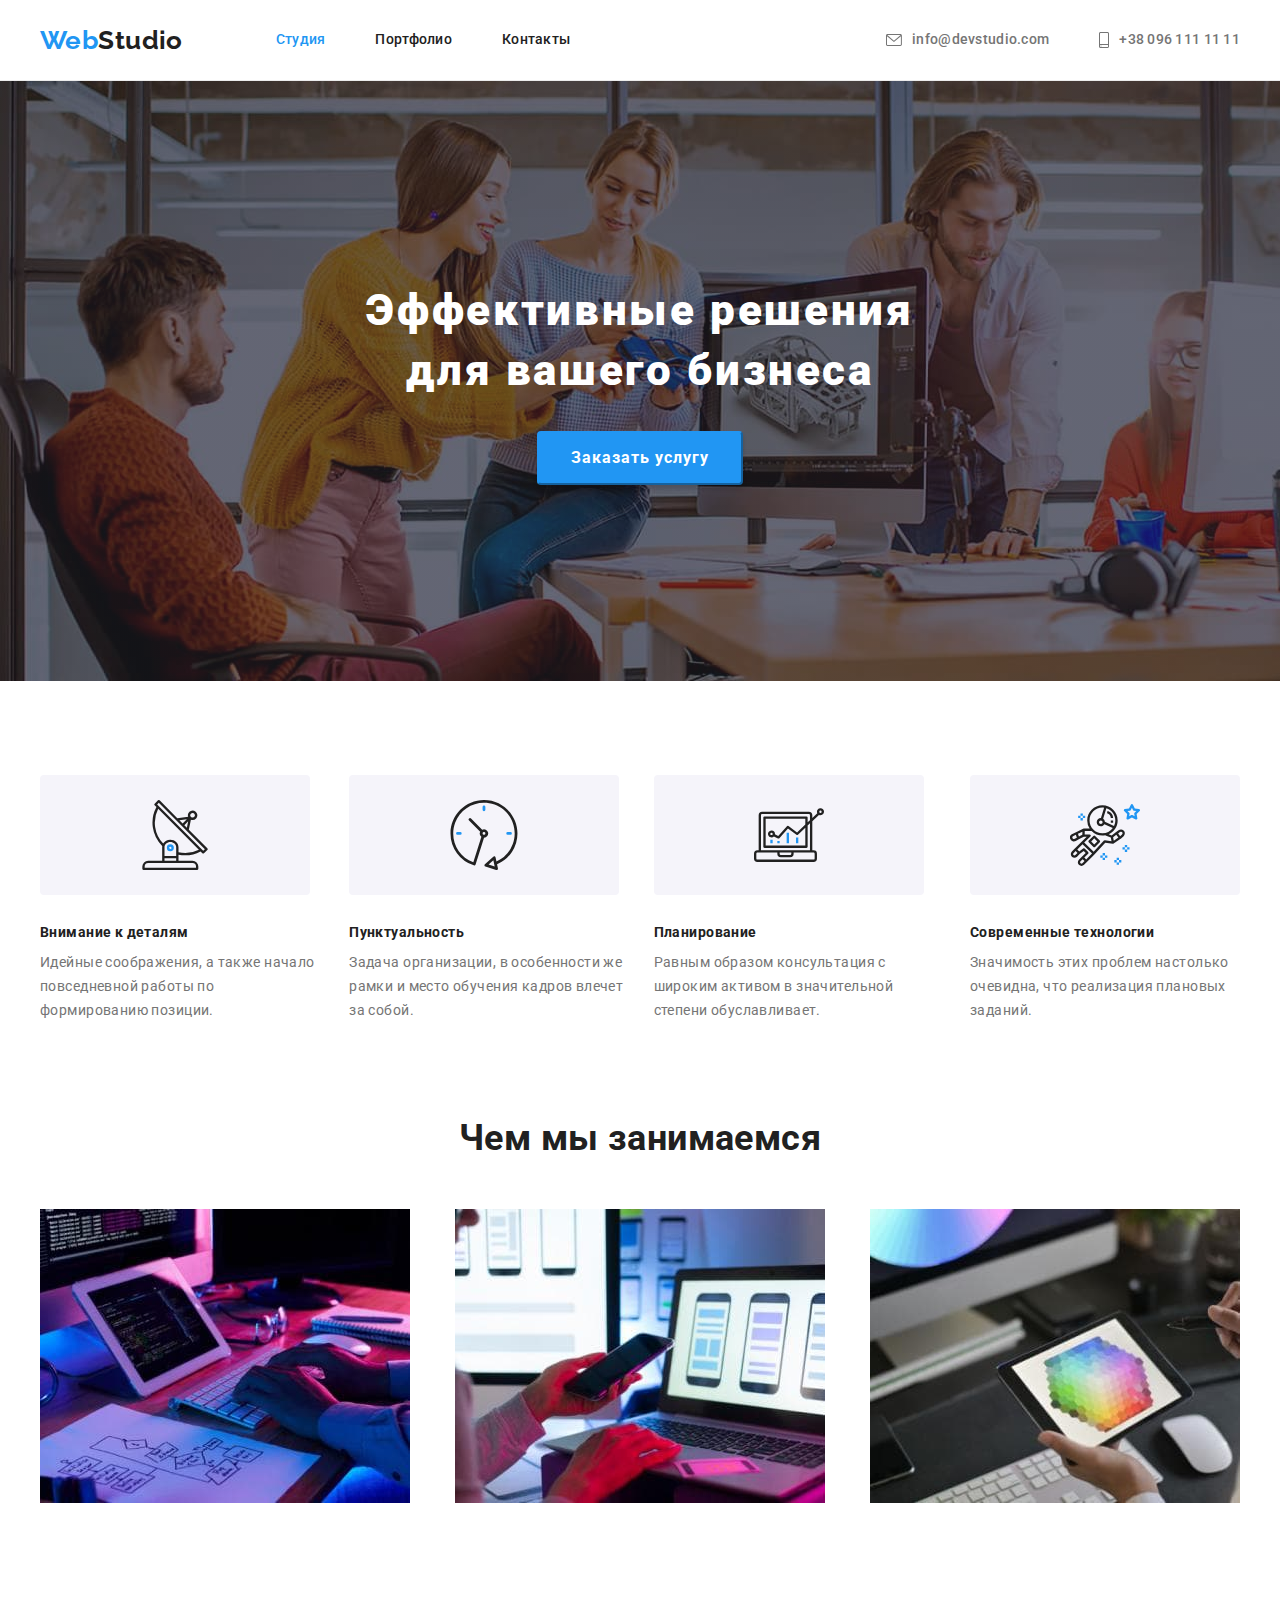
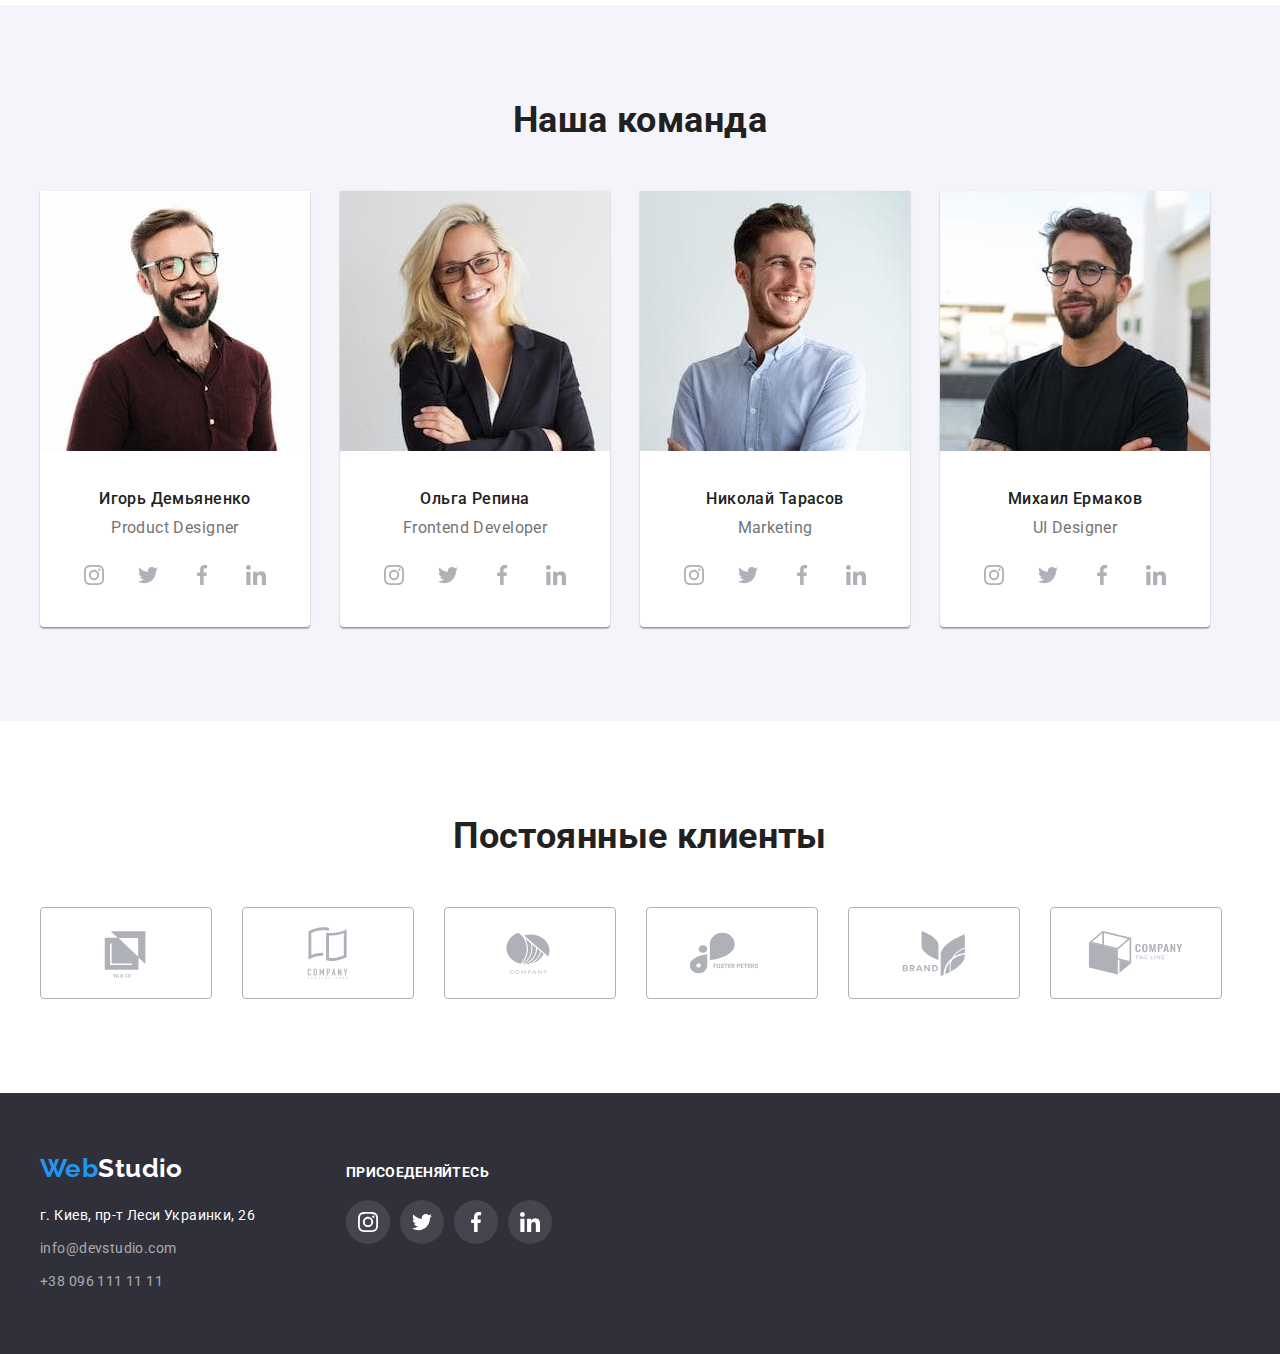
<file: index.html>
<!DOCTYPE html>
<html lang="ru">
<head>
    <meta charset="UTF-8">
    <meta http-equiv="X-UA-Compatible" content="IE=edge">
    <meta name="viewport" content="width=device-width, initial-scale=1.0">
    <title>Студия</title>
    <link rel="preconnect" href="https://fonts.googleapis.com">
    <link rel="preconnect" href="https://fonts.gstatic.com" crossorigin>
    <link href="https://fonts.googleapis.com/css2?family=Raleway:wght@700&family=Roboto:wght@400;500;700;900&display=swap"
    rel="stylesheet">
    <link rel="stylesheet" href="https://cdnjs.cloudflare.com/ajax/libs/modern-normalize/1.1.0/modern-normalize.min.css">
    <link rel="stylesheet" href="./css/styles.css">

</head>
<body>
    
    <header class="header">
        <div class="container header-container">
        <nav class="site-nav-box">
            <a href="./index.html" class="link logo"><span class="logo-color">Web</span>Studio</a>
            <ul class="site-nav list">
                <li class="site-nav-item"><a href="./index.html" class="site-nav-link link curent">Студия</a></li>
                <li class="site-nav-item"><a href="./portfolio.html" class="site-nav-link link">Портфолио</a></li>
                <li class="site-nav-item"><a href="#" class="site-nav-link link">Контакты</a></li>
            </ul>
        </nav>
        <ul class="contacts list">
            <li class="contacts-item"><a href="mailto:info@devstudio.com" class="link contacts-link">
                <svg class="contact-icon" width=16 height=12>
                    <use href="./images/symbol-defs.svg#mail"></use>
                </svg>
                info@devstudio.com</a></li>
            <li class="contacts-item"><a href="tel:+380961111111" class="link contacts-link">
                    <svg class="contact-icon" width=10 height=16>
                        <use href="./images/symbol-defs.svg#phone"></use>
                    </svg>
                +38 096 111 11 11</a></li>
        </ul>
        </div>

    </header>

    <main>
        <!--баннер-->
        <section class="hero-section section">
            <div class="container">
                <h1 class="hero-title title">Эффективные решения <br> для вашего бизнеса</h1>
                <button type="button" class="hero-button button">Заказать услугу</button>
            </div>
        </section>

        
        <!--особенности-->
        <section class="section">
            <div class="container">
                <!-- <h2 class="section-title hidden-title">Особенности</h2> -->
                <ul class="features list">
                    <li class="features-item">
                        <div class="features-box">
                            <svg class="features_box-icon" width=70 height="70">
                               <use href="./images/symbol-defs.svg#antenna"></use> 
                            </svg>
                        </div>
                        <h3 class="features-title title">Внимание к деталям</h3>
                        <p>Идейные соображения, а также начало повседневной работы по формированию позиции.</p>
                    </li>
                    <li class="features-item">
                        <div class="features-box">
                            <svg class="features_box-icon" width=70 height="70">
                                <use href="./images/symbol-defs.svg#clock"></use>
                            </svg>
                        </div>
                        <h3 class="features-title title">Пунктуальность</h3>
                        <p>Задача организации, в особенности же рамки и место обучения кадров влечет за собой.</p>
                    </li>
                    <li class="features-item">
                        <div class="features-box">
                            <svg class="features_box-icon" width=70 height="70">
                                <use href="./images/symbol-defs.svg#diagram"></use>
                            </svg>
                        </div>
                        <h3 class="features-title title">Планирование</h3>
                        <p>Равным образом консультация с широким активом в значительной степени обуславливает.</p>
                    </li>
                    <li class="features-item">
                        <div class="features-box">
                            <svg class="features_box-icon" width=70 height="70">
                                <use href="./images/symbol-defs.svg#astronaut"></use>
                            </svg>
                        </div>
                        <h3 class="features-title title">Современные технологии</h3>
                        <p>Значимость этих проблем настолько очевидна, что реализация плановых заданий.</p>
                    </li>
                </ul>
            </div>

        </section>

        <!--Чем мы занимаемся-->
        <section class="section our_works-section">
            <div class="container">
                <h2 class="section-title title">Чем мы занимаемся</h2>
                <ul class="our-works list">
                    <li class="our-works-item"><img src="./images/web_development.jpg" width="370" height="294" alt="разработка сайтов">
                    </li>
                    <li class="our-works-item"><img src="./images/mob_app_development.jpg" width="370" height="294"
                            alt="разработка мобильных приложений"></li>
                    <li class="our-works-item"><img src="./images/web_design.jpg" width="370" height="294" alt="веб дизайн"></li>
                </ul>
            </div>

        </section>
        <!--Наша команда-->
        <section class="section team-section">
            <div class="container">
                <h2 class="section-title title">Наша команда</h2>
                <ul class="team-list list">
                    <li class="team-list-item">
                        <img src="./images/igor.jpg" width="270" height="260" alt="Фото Игоря Демьяненко">
                        <div class="team-item-box">
                            <h3 class="team-list-title title">Игорь Демьяненко</h3>
                            <p class="team-list-description">Product Designer</p>
                            <ul class="social-list list">
                            <li class="social-item">
                                <a href="#" class="social-link link">
                                    <svg class="social-icon" width=20 height="20">
                                        <use  href="./images/symbol-defs.svg#instagram"></use>
                                    </svg>
                                </a>
                            </li>
                            <li class="social-item">
                                <a href="#" class="social-link">
                                    <svg class="social-icon" width=20 height="20">
                                        <use href="./images/symbol-defs.svg#twitter"></use>
                                    </svg>
                                </a>
                            </li>
                            <li class="social-item">
                                <a href="#" class="social-link">
                                    <svg class="social-icon" width=20 height="20">
                                        <use href="./images/symbol-defs.svg#facebook"></use>
                                    </svg>
                                </a>
                            </li>
                            <li class="social-item">
                                <a href="#" class="social-link">
                                    <svg class="social-icon" width=20 height="20">
                                        <use href="./images/symbol-defs.svg#linkedin"></use>
                                    </svg>
                                </a>
                            </li>
                        </ul>
                        </div>
                    </li>
                    <li class="team-list-item">
                        <img src="./images/olga.jpg" width="270" height="260" alt="Фото Ольги Репиной">
                        <div class="team-item-box">
                            <h3 class="team-list-title title">Ольга Репина</h3>
                            <p class="team-list-description">Frontend Developer</p>
                            <ul class="social-list list">
                                <li class="social-item">
                                    <a href="#" class="social-link link">
                                        <svg class="social-icon" width=20 height="20">
                                            <use href="./images/symbol-defs.svg#instagram"></use>
                                        </svg>
                                    </a>
                                </li>
                                <li class="social-item">
                                    <a href="#" class="social-link">
                                        <svg class="social-icon" width=20 height="20">
                                            <use href="./images/symbol-defs.svg#twitter"></use>
                                        </svg>
                                    </a>
                                </li>
                                <li class="social-item">
                                    <a href="#" class="social-link">
                                        <svg class="social-icon" width=20 height="20">
                                            <use href="./images/symbol-defs.svg#facebook"></use>
                                        </svg>
                                    </a>
                                </li>
                                <li class="social-item">
                                    <a href="#" class="social-link">
                                        <svg class="social-icon" width=20 height="20">
                                            <use href="./images/symbol-defs.svg#linkedin"></use>
                                        </svg>
                                    </a>
                                </li>
                            </ul>
                        </div>
                    </li>
                    <li class="team-list-item">
                        <img src="./images/nikolay.jpg" width="270" height="260" alt="Фото Николая Тарасова">
                        <div class="team-item-box">
                            <h3 class="team-list-title title">Николай Тарасов</h3>
                            <p class="team-list-description">Marketing</p>
                            <ul class="social-list list">
                                <li class="social-item">
                                    <a href="#" class="social-link link">
                                        <svg class="social-icon" width=20 height="20">
                                            <use href="./images/symbol-defs.svg#instagram"></use>
                                        </svg>
                                    </a>
                                </li>
                                <li class="social-item">
                                    <a href="#" class="social-link">
                                        <svg class="social-icon" width=20 height="20">
                                            <use href="./images/symbol-defs.svg#twitter"></use>
                                        </svg>
                                    </a>
                                </li>
                                <li class="social-item">
                                    <a href="#" class="social-link">
                                        <svg class="social-icon" width=20 height="20">
                                            <use href="./images/symbol-defs.svg#facebook"></use>
                                        </svg>
                                    </a>
                                </li>
                                <li class="social-item">
                                    <a href="#" class="social-link">
                                        <svg class="social-icon" width=20 height="20">
                                            <use href="./images/symbol-defs.svg#linkedin"></use>
                                        </svg>
                                    </a>
                                </li>
                            </ul>
                        </div>
                    </li>
                    <li class="team-list-item">
                        <img src="./images/michail.jpg" width="270" height="260" alt="Фото Михаила Ермакова">
                        <div class="team-item-box">
                            <h3 class="team-list-title title">Михаил Ермаков</h3>
                            <p class="team-list-description">UI Designer</p>
                            <ul class="social-list list">
                                <li class="social-item">
                                    <a href="#" class="social-link link">
                                        <svg class="social-icon" width=20 height="20">
                                            <use href="./images/symbol-defs.svg#instagram"></use>
                                        </svg>
                                    </a>
                                </li>
                                <li class="social-item">
                                    <a href="#" class="social-link">
                                        <svg class="social-icon" width=20 height="20">
                                            <use href="./images/symbol-defs.svg#twitter"></use>
                                        </svg>
                                    </a>
                                </li>
                                <li class="social-item">
                                    <a href="#" class="social-link">
                                        <svg class="social-icon" width=20 height="20">
                                            <use href="./images/symbol-defs.svg#facebook"></use>
                                        </svg>
                                    </a>
                                </li>
                                <li class="social-item">
                                    <a href="#" class="social-link">
                                        <svg class="social-icon" width=20 height="20">
                                            <use href="./images/symbol-defs.svg#linkedin"></use>
                                        </svg>
                                    </a>
                                </li>
                            </ul>
                        </div>
                    </li>
                </ul>
            </div>

        </section>
        <!--Постоянные клиенты-->
        <section class="section clients-section">
            <div class="container">
                <h2 class="section-title title">Постоянные клиенты</h2>
                <ul class="clients-list list">
                    <li class="client-item">
                        <a href="" class="client-link link">
                            <svg class="client-icon">
                                <use href="./images/symbol-defs.svg#client1" width=106 height="60">
                                </use>
                            </svg>
                        </a>
                    </li>
                    <li class="client-item">
                        <a href="" class="client-link link">
                            <svg class="client-icon">
                                <use href="./images/symbol-defs.svg#client2" width=106 height="60">
                                </use>
                            </svg>
                        </a>
                    </li>
                    <li class="client-item">
                        <a href="" class="client-link link">
                            <svg class="client-icon">
                                <use href="./images/symbol-defs.svg#client3" width=106 height="60">
                                </use>
                            </svg>
                        </a>
                    </li>
                    <li class="client-item">
                        <a href="" class="client-link link">
                            <svg class="client-icon">
                                <use href="./images/symbol-defs.svg#client4" width=106 height="60">
                                </use>
                            </svg>
                        </a>
                    </li>
                    <li class="client-item">
                        <a href="" class="client-link link">
                            <svg class="client-icon">
                                <use href="./images/symbol-defs.svg#client5" width=106 height="60">
                                </use>
                            </svg>
                        </a>
                    </li>
                    <li class="client-item">
                        <a href="" class="client-link link">
                            <svg class="client-icon">
                                <use href="./images/symbol-defs.svg#client6" width=106 height="60">
                                </use>
                            </svg>
                        </a>
                    </li>
                </ul>
            </div>
        </section>

    </main>

    <footer class="footer">
        <div class="container footer-container">
        <div class="adress-box">

            <a href="./index.html" class="link footer-logo logo"><span class="logo-color">Web</span>Studio</a>
            <address class="address">
                <ul class="address-list list">
                    <li>г. Киев, пр-т Леси Украинки, 26</li>
                    <li><a href="mailto:info@devstudio.com" class="link footer-contacts-link contacts-link">info@devstudio.com</a>
                    </li>
                    <li><a href="tel:+380961111111" class="link footer-contacts-link contacts-link">+38 096 111 11 11</a></li>
                </ul>
            </address>
        </div>
        <div class="join_us-box">
            <h2 class="join_us-title title">присоеденяйтесь</h2>
                        <ul class="social-list footer_social-list list">
                            <li class="social-item">
                                <a href="" class="social-link footer_social-link link">
                                    <svg class="social-icon" width=20 height="20">
                                        <use href="./images/symbol-defs.svg#instagram"></use>
                                    </svg>
                                </a>
                            </li>
                            <li class="social-item">
                                <a href="" class="social-link footer_social-link">
                                    <svg class="social-icon" width=20 height="20">
                                        <use href="./images/symbol-defs.svg#twitter"></use>
                                    </svg>
                                </a>
                            </li>
                            <li class="social-item">
                                <a href="" class="social-link footer_social-link">
                                    <svg class="social-icon" width=20 height="20">
                                        <use href="./images/symbol-defs.svg#facebook"></use>
                                    </svg>
                                </a>
                            </li>
                            <li class="social-item">
                                <a href="" class="social-link footer_social-link">
                                    <svg class="social-icon" width=20 height="20">
                                        <use href="./images/symbol-defs.svg#linkedin"></use>
                                    </svg>
                                </a>
                            </li>
                        </ul>
        </div>
        </div>

    </footer>

</body>
</html>
</file>
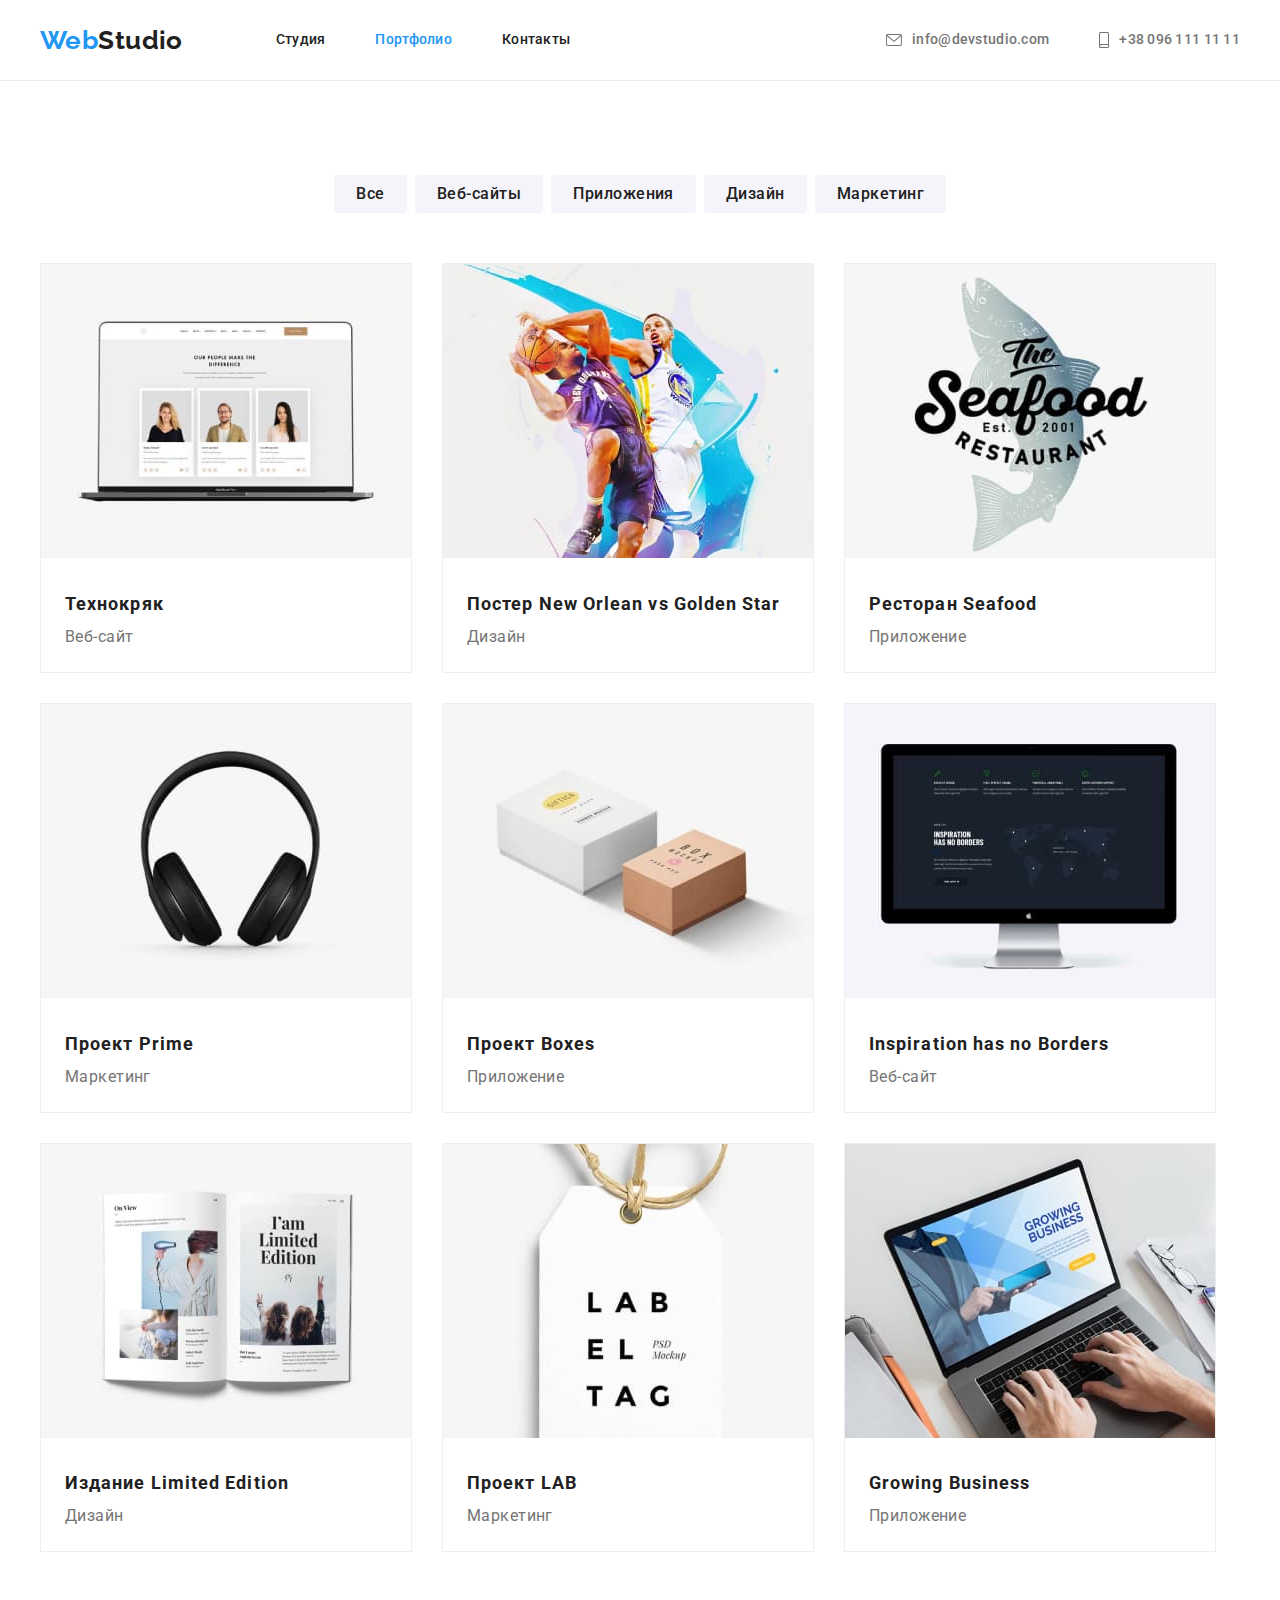
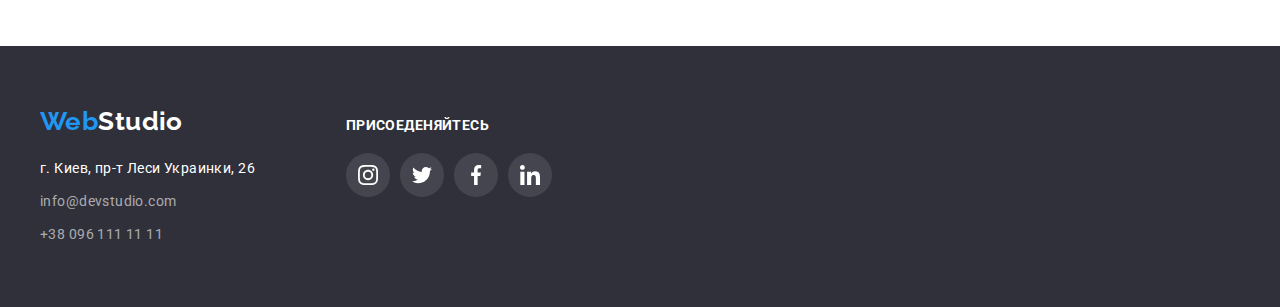
<file: portfolio.html>
<!DOCTYPE html>
<html lang="ru">
<head>
    <meta charset="UTF-8">
    <meta http-equiv="X-UA-Compatible" content="IE=edge">
    <meta name="viewport" content="width=device-width, initial-scale=1.0">
    <title>Портфолио</title>
    <link rel="preconnect" href="https://fonts.googleapis.com">
    <link rel="preconnect" href="https://fonts.gstatic.com" crossorigin>
    <link href="https://fonts.googleapis.com/css2?family=Raleway:wght@700&family=Roboto:wght@400;500;700;900&display=swap"
        rel="stylesheet">
    <link rel="stylesheet" href="https://cdnjs.cloudflare.com/ajax/libs/modern-normalize/1.1.0/modern-normalize.min.css">
    <link rel="stylesheet" href="./css/styles.css">

</head>
<body>


    <header class="header">
        <div class="container header-container">
            <nav class="site-nav-box">
                <a href="./index.html" class="link logo"><span class="logo-color">Web</span>Studio</a>
                <ul class="site-nav list">
                    <li class="site-nav-item"><a href="./index.html" class="site-nav-link link">Студия</a></li>
                    <li class="site-nav-item"><a href="./portfolio.html" class="site-nav-link link curent">Портфолио</a></li>
                    <li class="site-nav-item"><a href="#" class="site-nav-link link">Контакты</a></li>
                </ul>
            </nav>
        <ul class="contacts list">
            <li class="contacts-item"><a href="mailto:info@devstudio.com" class="link contacts-link">
                    <svg class="contact-icon" width=16 height=12>
                        <use href="./images/symbol-defs.svg#mail"></use>
                    </svg>
                    info@devstudio.com</a></li>
            <li class="contacts-item"><a href="tel:+380961111111" class="link contacts-link">
                    <svg class="contact-icon" width=10 height=16>
                        <use href="./images/symbol-defs.svg#phone"></use>
                    </svg>
                    +38 096 111 11 11</a></li>
        </ul>
        </div>
    
    </header>

    <main>
        <!-- <h1>Портфолио</h1> -->
        <section class="portfolio-section section">
            <div class="container portfolio-container">
            <ul class="portfolio_btn-list list">
                <li class="portfolio_btn-item"><button type="button" class="portfolio-button button">Все</button></li>
                <li class="portfolio_btn-item"><button type="button" class="portfolio-button button">Веб-сайты</button></li>
                <li class="portfolio_btn-item"><button type="button" class="portfolio-button button">Приложения</button></li>
                <li class="portfolio_btn-item"><button type="button" class="portfolio-button button">Дизайн</button></li>
                <li class="portfolio_btn-item"><button type="button" class="portfolio-button button">Маркетинг</button></li>
            </ul>
            <ul class="portfolio-list list">
                <li class="portfolio-item">
                    <a href="#" class="portfolio-link link">
                        <img src="./images/portfolio/technocrack.jpg" width="370" height="294" alt="Изображение сайта Технокряк">
                        <div class="portfolio-description-box">
                            <h2 class="portfolio-title title">Технокряк</h2>
                            <p class="portfolio-description">Веб-сайт</p>
                        </div>
                    </a>
                </li>
                <li class="portfolio-item">
                    <a href="#" class="portfolio-link link">
                        <img src="./images/portfolio/new_orlean.jpg" width="370" height="294"
                            alt="Изображение постера New Orlean vs Golden Star">
                        <div class="portfolio-description-box">
                            <h2 class="portfolio-title title">Постер New Orlean vs Golden Star</h2>
                            <p class="portfolio-description">Дизайн</p>
                        </div>
                    </a>
                </li>
                <li class="portfolio-item">
                    <a href="#" class="portfolio-link link">
                        <img src="./images/portfolio/seafood.jpg" width="370" height="294"
                            alt="Изображение логотипа ресторана Seafood">
                        <div class="portfolio-description-box">
                            <h2 class="portfolio-title title">Ресторан Seafood</h2>
                            <p class="portfolio-description">Приложение</p>
                        </div>
                    </a>
                </li>
                <li class="portfolio-item">
                    <a href="#" class="portfolio-link link">
                        <img src="./images/portfolio/prime.jpg" width="370" height="294" alt="Изображение наушников Prime">
                        <div class="portfolio-description-box">
                            <h2 class="portfolio-title title">Проект Prime</h2>
                            <p class="portfolio-description">Маркетинг</p>
                        </div>
                    </a>
                </li>
                <li class="portfolio-item">
                    <a href="#" class="portfolio-link link">
                        <img src="./images/portfolio/boxes.jpg" width="370" height="294" alt="Изображение коробочек Boxes">
                        <div class="portfolio-description-box">
                            <h2 class="portfolio-title title">Проект Boxes</h2>
                            <p class="portfolio-description">Приложение</p>
                        </div>
                    </a>
                </li>
                <li class="portfolio-item">
                    <a href="#" class="portfolio-link link">
                        <img src="./images/portfolio/inspiratoin.jpg" width="370" height="294"
                            alt="Изображение сайта Inspiration has no Borders">
                        <div class="portfolio-description-box">
                            <h2 class="portfolio-title title">Inspiration has no Borders</h2>
                            <p class="portfolio-description">Веб-сайт</p>
                        </div>
                    </a>
                </li>
                <li class="portfolio-item">
                    <a href="#" class="portfolio-link link">
                        <img src="./images/portfolio/limited_edition.jpg" width="370" height="294"
                            alt="Изображение журнала издания Limited Edition">
                        <div class="portfolio-description-box">
                            <h2 class="portfolio-title title">Издание Limited Edition</h2>
                            <p class="portfolio-description">Дизайн</p>
                        </div>
                    </a>
                </li>
                <li class="portfolio-item">
                    <a href="#" class="portfolio-link link">
                        <img src="./images/portfolio/lab.jpg" width="370" height="294" alt="Изображение этикетки LAB">
                        <div class="portfolio-description-box">
                            <h2 class="portfolio-title title">Проект LAB</h2>
                            <p class="portfolio-description">Маркетинг</p>
                        </div>
                    </a>
                </li>
                <li class="portfolio-item">
                    <a href="#" class="portfolio-link link">
                        <img src="./images/portfolio/growing_business.jpg" width="370" height="294"
                            alt="Изображение приложения Growing Business">
                        <div class="portfolio-description-box">
                            <h2 class="portfolio-title title">Growing Business</h2>
                            <p class="portfolio-description">Приложение</p>
                        </div>
                    </a>
                </li>
            </ul>
            </div>

        </section>

    </main>

    <footer class="footer">
        <div class="container footer-container">
            <div class="adress-box">
    
                <a href="./index.html" class="link footer-logo logo"><span class="logo-color">Web</span>Studio</a>
                <address class="address">
                    <ul class="address-list list">
                        <li>г. Киев, пр-т Леси Украинки, 26</li>
                        <li><a href="mailto:info@devstudio.com"
                                class="link footer-contacts-link contacts-link">info@devstudio.com</a>
                        </li>
                        <li><a href="tel:+380961111111" class="link footer-contacts-link contacts-link">+38 096 111 11
                                11</a></li>
                    </ul>
                </address>
            </div>
            <div class="join_us-box">
                <h2 class="join_us-title title">присоеденяйтесь</h2>
                <ul class="social-list footer_social-list list">
                    <li class="social-item">
                        <a href="" class="social-link footer_social-link link">
                            <svg class="social-icon" width=20 height="20">
                                <use href="./images/symbol-defs.svg#instagram"></use>
                            </svg>
                        </a>
                    </li>
                    <li class="social-item">
                        <a href="" class="social-link footer_social-link">
                            <svg class="social-icon" width=20 height="20">
                                <use href="./images/symbol-defs.svg#twitter"></use>
                            </svg>
                        </a>
                    </li>
                    <li class="social-item">
                        <a href="" class="social-link footer_social-link">
                            <svg class="social-icon" width=20 height="20">
                                <use href="./images/symbol-defs.svg#facebook"></use>
                            </svg>
                        </a>
                    </li>
                    <li class="social-item">
                        <a href="" class="social-link footer_social-link">
                            <svg class="social-icon" width=20 height="20">
                                <use href="./images/symbol-defs.svg#linkedin"></use>
                            </svg>
                        </a>
                    </li>
                </ul>
            </div>
        </div>
    
    </footer>

</body>
</html>
</file>
<file: css/styles.css>
:root {
  --text-color: #757575;
  --title-text-color: #212121;
  --accent-text-color: #2196f3;
  --accent-white-color: #ffffff;
  --blurred-white: rgba(255, 255, 255, 0.6);
  --very-blured-white: rgba(255, 255, 255, 0.1);
  --background-color: #e5e5e5;
  --background-light-grey: #f5f4fa;
  --background-dark-grey: #2f303a;
  --background-button: #188ce8;
  --icon-color: #afb1b8;
}

body {
  background-color: var(--accent-white-color);
  color: var(--text-color);

  font-family: Roboto, sans-serif;
  font-size: 14px;
  line-height: 1.71;
  letter-spacing: 0.03em;
}
.container {
  width: 1230px;
  margin: 0 auto;
  padding-left: 15px;
  padding-right: 15px;
}
.section {
  padding-top: 94px;
  padding-bottom: 94px;
}
h1,
h2,
h3,
p {
  margin: 0;
}
.list {
  list-style: none;
  padding: 0;
  margin: 0;
}
.link {
  margin: 0;
  text-decoration: none;
}
.title {
  color: var(--title-text-color);
}
.button {
  font-family: inherit;
}
.hidden-title {
  visibility: hidden;
}
/* хедер */
.header {
  background-color: var(--accent-white-color);
  border-bottom: 1px solid #ececec;
}
.logo-color {
  color: var(--accent-text-color);
}
.logo {
  font-family: "Raleway", sans-serif;
  font-weight: bold;
  font-size: 26px;
  line-height: 1.19;

  margin-right: 93px;
  display: block;

  color: var(--title-text-color);
}
.logo:hover,
.logo:focus {
  color: var(--accent-text-color);
}
.header-container {
  display: flex;
  align-items: center;
  justify-content: space-between;
}
.site-nav-box {
  display: flex;
  align-items: center;
}
.site-nav {
  display: flex;
}
.contacts {
  display: flex;
}
.site-nav-item + .site-nav-item {
  margin-left: 50px;
}
.contacts-item + .contacts-item {
  margin-left: 50px;
}
.site-nav-link {
  display: block;
  padding-top: 32px;
  padding-bottom: 32px;

  color: var(--title-text-color);

  font-weight: 500;
  font-size: 14px;
  line-height: 1.14;
  letter-spacing: 0.02em;
}
.site-nav-link.curent,
.site-nav-link:hover,
.site-nav-link:focus {
  color: var(--accent-text-color);
}
.contacts-link {
  display: flex;
  align-items: center;

  font-weight: 500;
  font-size: 14px;
  line-height: 1.14;
  letter-spacing: 0.02em;

  color: var(--text-color);
}
.contacts-link:hover,
.contacts-link:focus {
  color: var(--accent-text-color);
}
.contact-box {
  display: block;
}
.contact-icon {
  margin-right: 10px;
  fill: currentColor;
}
/* Банер*/
.hero-section {
  background-color: var(--background-dark-grey);
  background-image: linear-gradient(
      rgba(47, 48, 58, 0.4),
      rgba(47, 48, 58, 0.4)
    ),
    url(../images/hero.jpg);

  max-width: 1600px;
  height: 600px;
  margin-left: auto;
  margin-right: auto;
  background-size: cover;
  background-repeat: no-repeat;

  text-align: center;
}
.hero-title {
  margin-top: 106px;
  margin-bottom: 30px;

  font-weight: 900;
  font-size: 44px;
  line-height: 1.36;
  text-align: center;
  letter-spacing: 0.06em;

  color: var(--accent-white-color);
}
.button {
  border-radius: 4px;
  min-width: 200px;
  padding: 10px 32px;
  box-shadow: 0px 4px 4px rgba(0, 0, 0, 0.15);

  font-weight: 700;
  font-size: 16px;
  line-height: 1.87;
  letter-spacing: 0.06em;

  background-color: var(--accent-text-color);
  color: var(--accent-white-color);
  border-color: var(--accent-text-color);
}
.button:hover,
.button:focus {
  background-color: var(--background-button);
  color: var(--accent-white-color);
  border-color: var(--accent-text-color);

  cursor: pointer;
}

.section-title {
  font-size: 36px;
  line-height: 1.17;
  text-align: center;
  margin-bottom: 50px;
}

/* особливості */
.features {
  display: flex;
}

.features-item + .features-item {
  margin-left: 30px;
}
.features-title {
  margin-bottom: 10px;

  font-size: 14px;
  line-height: 1.14;
}
.features-box {
  display: flex;
  justify-content: center;
  height: 120px;
  width: 270px;
  background-color: var(--background-light-grey);
  border-radius: 4px;
  padding: 0;
  border: none;
  cursor: pointer;
  margin-bottom: 30px;
  padding: 25px 0;
}

/* .features-item::before {
  display: block;
  content: "";

  height: 120px;
  background-color: var(--background-light-grey);
  border-radius: 4px;

  background-size: 70px;
  background-repeat: no-repeat;
  background-position: center;
}
.features-item:nth-child(1)::before {
  background-image: url(../images/antenna.svg);
}
.features-item:nth-child(2)::before {
  background-image: url(../images/clock.svg);
}
.features-item:nth-child(3)::before {
  background-image: url(../images/diagram.svg);
}
.features-item:nth-child(4)::before {
  background-image: url(../images/astronaut.svg);
} */

/* наші роботи */
.our_works-section {
  padding-top: 0;
}
.our-works {
  display: flex;
  justify-content: space-between;
}

/* наша команда */
.team-section {
  background-color: var(--background-light-grey);
}
.team-list {
  display: flex;
}
.team-list-item {
  margin-right: 30px;
  box-shadow: 0px 1px 3px rgba(0, 0, 0, 0.12), 0px 1px 1px rgba(0, 0, 0, 0.14),
    0px 2px 1px rgba(0, 0, 0, 0.2);
  border-radius: 0px 0px 4px 4px;

  background-color: var(--accent-white-color);
  text-align: center;
}
.team-list-item:nth-child(4n + 4) {
  margin-right: 0;
}
.team-item-box {
  padding: 30px 0;
}
.team-list-title {
  margin-bottom: 10px;

  font-weight: 500;
  font-size: 16px;
  line-height: 1.19;
}
.team-list-description {
  margin-bottom: 16px;
  font-size: 16px;
  line-height: 1.19;
}

.social-list {
  display: flex;
  justify-content: center;
}

.social-link {
  display: block;
  width: 44px;
  height: 44px;

  padding: 12px 12px 12px 12px;
  border-radius: 50%;
  cursor: pointer;

  /* margin-bottom: 30px; */
  color: var(--icon-color);
}
.social-item {
  margin-right: 10px;
}
.social-item:nth-child(4) {
  margin-right: 0;
}
.social-icon {
  display: block;
  fill: currentColor;
}
.social-link:hover,
.social-link:focus {
  background-color: var(--accent-text-color);
  color: var(--accent-white-color);
}
/* Постоянные клиенты */
.clients-list {
  display: flex;
}

.client-link {
  border: 1px solid var(--icon-color);
  border-radius: 4px;
  padding: 16px 32px;
  color: var(--icon-color);
}
.client-item {
  display: flex;
  min-width: 170px;
  height: 92px;

  margin-right: 30px;
}
.client-item:nth-child(6n + 6) {
  margin-right: 0;
}
.client-icon {
  width: 106px;
  height: 60px;
  fill: currentColor;
}
.client-link:hover,
.client-link:focus {
  border-color: var(--accent-text-color);
  color: var(--accent-text-color);
}
/* футер  */
.footer {
  background-color: var(--background-dark-grey);
  color: var(--accent-white-color);
  padding-top: 60px;
  padding-bottom: 60px;
}
.footer-logo {
  color: var(--accent-white-color);
  margin-bottom: 20px;
}
.address {
  font-style: normal;
}
.footer-contacts-link {
  margin-top: 9px;

  font-weight: 400;
  line-height: 1.71;
  letter-spacing: 0.03em;

  color: var(--blurred-white);
}
.join_us-title {
  font-weight: 700;
  font-size: 14px;
  line-height: 16px;
  text-transform: uppercase;
  color: var(--accent-white-color);

  margin-bottom: 20px;
}
.footer_social-list {
  justify-content: start;
}
.footer_social-link {
  background-color: var(--very-blured-white);
  color: var(--accent-white-color);
}
.footer_social-link:hover,
.footer_social-link:focus {
  background-color: var(--accent-text-color);
}

.footer-container {
  display: flex;
  align-items: baseline;
}
.join_us-box {
  margin-left: 70px;
}

/* портфоліо */
.portfolio_btn-list {
  display: flex;
  justify-content: center;
}
.portfolio_btn-item + .portfolio_btn-item {
  margin-left: 8px;
}
.portfolio-button {
  min-width: 73px;
  padding: 6px 22px;
  border: none;
  background-color: var(--background-light-grey);
  color: var(--title-text-color);
  box-shadow: none;

  font-weight: 500;
  font-size: 16px;
  line-height: 1.62;
  letter-spacing: 0.03em;
}

.portfolio-button:hover,
.portfolio-button:focus {
  background-color: var(--accent-text-color);
  color: var(--accent-white-color);
  box-shadow: 0px 3px 1px rgba(0, 0, 0, 0.1), 0px 1px 2px rgba(0, 0, 0, 0.08),
    0px 2px 2px rgba(0, 0, 0, 0.12);
}

.portfolio-list {
  display: flex;
  flex-wrap: wrap;

  padding-top: 50px;
}

.portfolio-item {
  margin-right: 30px;
  margin-bottom: 30px;

  background: var(--accent-white-color);
  border: 1px solid #eeeeee;
}
.portfolio-link {
  display: block;
}
.portfolio-link:hover,
.portfolio-link:focus {
  box-shadow: 0px 1px 1px rgba(0, 0, 0, 0.12), 0px 4px 4px rgba(0, 0, 0, 0.06),
    1px 4px 6px rgba(0, 0, 0, 0.16);
}

.portfolio-item:nth-child(3n + 3) {
  margin-right: 0;
}
.portfolio-item:nth-last-child(-n + 3) {
  margin-bottom: 0;
}

.portfolio-description-box {
  padding: 20px 24px;
}
.portfolio-title {
  margin-bottom: 4;

  font-size: 18px;
  line-height: 2;
  letter-spacing: 0.06em;
}

.portfolio-description {
  font-size: 16px;
  line-height: 1.87;

  color: var(--text-color);
}
</file>
